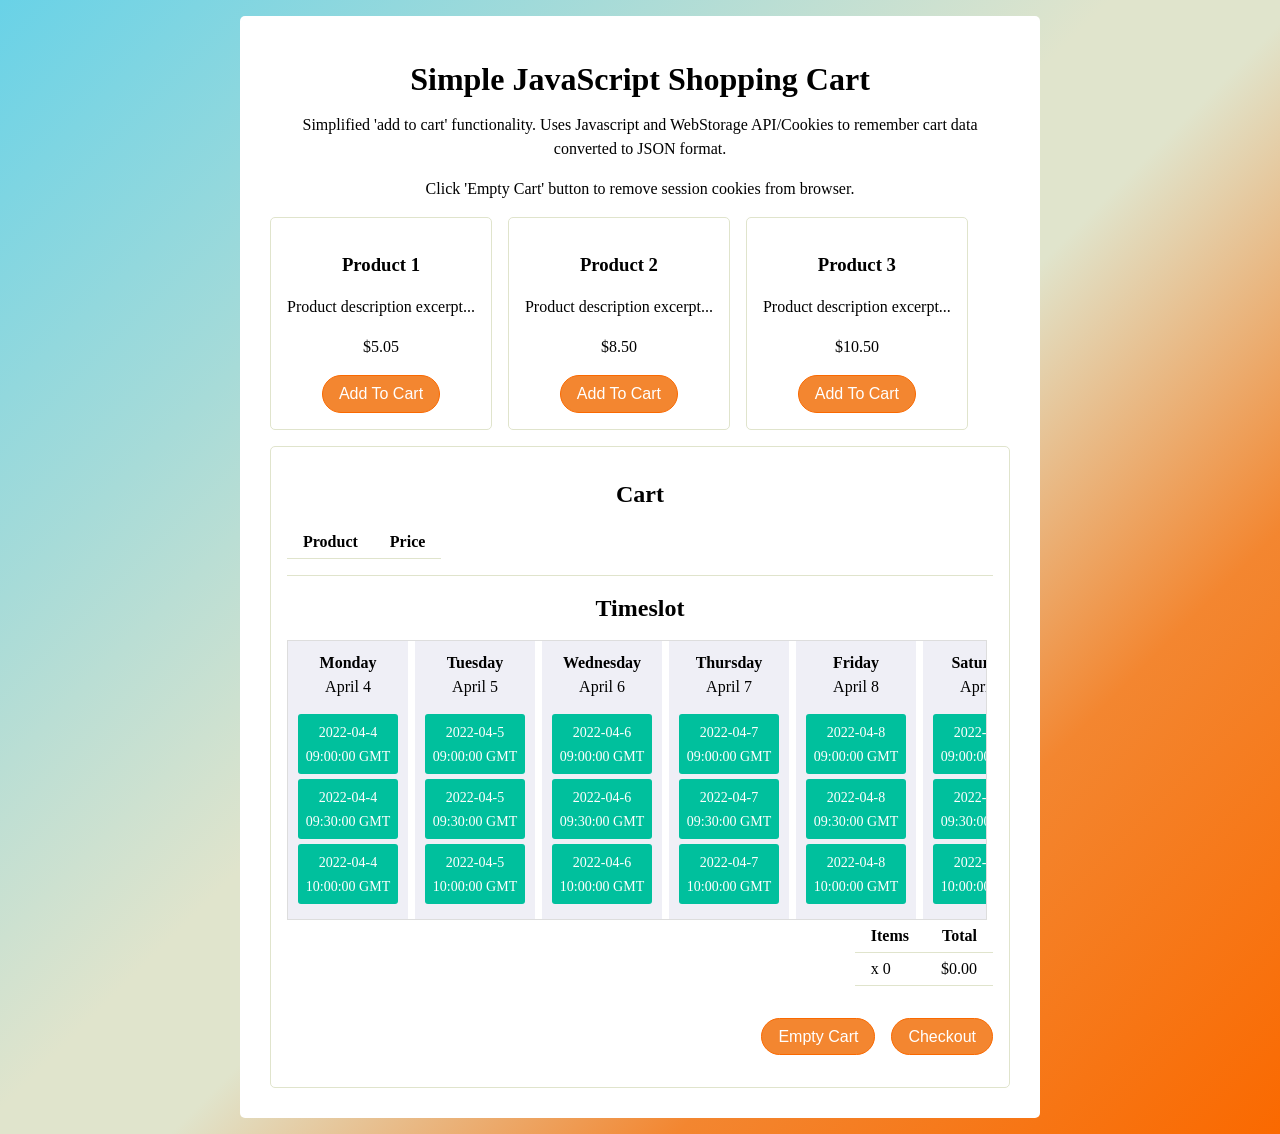
<file: shoppingcart.html>
<!DOCTYPE html>
<html lang="en">
<head>
    <meta charset="UTF-8">
    <meta http-equiv="X-UA-Compatible" content="IE=edge">
    <meta name="viewport" content="width=device-width, initial-scale=1.0">
    <script data-require="jquery@*" data-semver="3.1.1" src="https://ajax.googleapis.com/ajax/libs/jquery/3.1.1/jquery.min.js"></script>
    <title>Document</title>



    <style>
         @import url('https://fonts.googleapis.com/css?family=Quicksand:400,700');
*, ::before, ::after { box-sizing: border-box; }
body{
  font-family:'Quicksand', sans-serif;
  text-align:center;
  line-height:1.5em;
/*   background:#E0E4CC; */
 background: #69d2e7;
background: -moz-linear-gradient(-45deg, #69d2e7 0%, #a7dbd8 25%, #e0e4cc 46%, #e0e4cc 54%, #f38630 75%, #fa6900 100%);
background: -webkit-linear-gradient(-45deg, #69d2e7 0%,#a7dbd8 25%,#e0e4cc 46%,#e0e4cc 54%,#f38630 75%,#fa6900 100%);
background: linear-gradient(135deg, #69d2e7 0%,#a7dbd8 25%,#e0e4cc 46%,#e0e4cc 54%,#f38630 75%,#fa6900 100%);
filter: progid:DXImageTransform.Microsoft.gradient( startColorstr='#69d2e7', endColorstr='#fa6900',GradientType=1 );
}
hr {
  border:none;
  background:#E0E4CC;
  height:1px;
/*   width:60%;
  display:block;
  margin-left:0; */
}
.container {
  max-width: 800px; 
  margin: 1em auto; 
  background:#FFF; 
  padding:30px;
  border-radius:5px;
}
.productcont {
  display: flex; 
}
.product {
  padding:1em; 
  border:1px solid #E0E4CC; 
  margin-right:1em; 
  border-radius:5px;
}
.cart-container {
  border:1px solid #E0E4CC;
  border-radius:5px;
  margin-top:1em;
  padding:1em;
}
button, input[type="submit"] { 
    border:1px solid #FA6900; 
    color:#fff; 
    background: #F38630; 
    padding:0.6em 1em;
    font-size:1em; 
    line-height:1; 
    border-radius: 1.2em;
    transition: color 0.2s ease-in-out, background 0.2s ease-in-out, border-color 0.2s ease-in-out;
}
button:hover, button:focus, button:active, input[type="submit"]:hover, input[type="submit"]:focus, input[type="submit"]:active {
    background: #A7DBD8;
    border-color:#69D2E7;
    color:#000;
    cursor: pointer;
}
table {
  margin-bottom:1em;
  border-collapse:collapse;
}
table td, table th {
  text-align:left;
  padding:0.25em 1em;
  border-bottom:1px solid #E0E4CC;
}
#carttotals {
  margin-right:0;
  margin-left:auto;
}
.cart-buttons {
  width:auto;
  margin-right:0;
  margin-left:auto;
  display:flex;
  justify-content:flex-end;
  padding:1em 0;
}
#emptycart {
  margin-right:1em;
}
table td:nth-last-child(1) {
  text-align:right;
}
.message {
  border-width: 1px 0px;
  border-style:solid;
  border-color:#A7DBD8;
  color:#679996;
  padding:0.5em 0;
  margin:1em 0;
}




body {
  font-family: 'Roboto';
}

.days {
  width: 1000px;
}

.day {
  width: 120px;
  height: 280px;
  background-color: #efeff6;
  padding:10px;
  float:left;
  margin-right:7px;
  margin-bottom:5px;
}

.datelabel {
  margin-bottom: 15px;
}

.timeslot {
  background-color: #00c09d;
  width: auto;
  height: 60px;
  color: white;
  padding:7px;
  margin-top: 5px;
  font-size: 14px;
  border-radius: 3px;
  vertical-align: center;
  text-align:center;
}

.timeslot:hover { 
  background-color: #2CA893;
  cursor: pointer;
}



    </style>
</head>
<body>
    


<div class="container"> 
    <h1>Simple JavaScript Shopping Cart</h1>
    <p>Simplified 'add to cart' functionality. Uses Javascript
    and WebStorage API/Cookies to remember cart data converted to JSON format.</p>
    <p>Click 'Empty Cart' button to remove session cookies from browser.</p>
    <div id="alerts"></div>
 <div class="productcont">
         <div class="product">
             <h3 class="productname">Product 1</h3>
             <p>Product description excerpt...</p>
             <p class="price">$5.05</p>
             <button class="addtocart">Add To Cart</button>
         </div>
         <div class="product">
             <h3 class="productname">Product 2</h3>
             <p>Product description excerpt...</p>
             <p class="price">$8.50</p>
             <button class="addtocart">Add To Cart</button>
         </div>
         <div class="product">
             <h3 class="productname">Product 3</h3>
             <p>Product description excerpt...</p>
             <p class="price">$10.50</p>
             <button class="addtocart">Add To Cart</button>
         </div>
         </div>
         <div class="cart-container">
           <h2>Cart</h2>
           <table>
             <thead>
               <tr>
               <th><strong>Product</strong></th>
               <th><strong>Price</strong></th>
             </tr>
             </thead>
             <tbody id="carttable">
             </tbody>
           </table>
           <hr>

           <h2>Timeslot</h2>
           <div style="height:280px; width: 700px;overflow:scroll;border: 1px solid #ddd;">
            <div class="days">
            <div class="day">
              <div class="datelabel"><strong>Monday</strong><br/>April 4</div>
              <div class="timeslot" onclick="insertTimeSlot(this)">2022-04-4 09:00:00 GMT</div>
              <div class="timeslot"onclick="insertTimeSlot(this)">2022-04-4 09:30:00 GMT</div>
              <div class="timeslot"onclick="insertTimeSlot(this)">2022-04-4 10:00:00 GMT</div>
            </div>
            <div class="day">
              <div class="datelabel"><strong>Tuesday</strong><br/>April 5</div>
              <div class="timeslot" onclick="insertTimeSlot(this)">2022-04-5 09:00:00 GMT</div>
              <div class="timeslot"onclick="insertTimeSlot(this)">2022-04-5 09:30:00 GMT</div>
              <div class="timeslot"onclick="insertTimeSlot(this)">2022-04-5 10:00:00 GMT</div>
            </div>
            <div class="day">
              <div class="datelabel"><strong>Wednesday</strong><br/>April 6</div>
              <div class="timeslot" onclick="insertTimeSlot(this)">2022-04-6 09:00:00 GMT</div>
              <div class="timeslot"onclick="insertTimeSlot(this)">2022-04-6 09:30:00 GMT</div>
              <div class="timeslot"onclick="insertTimeSlot(this)">2022-04-6 10:00:00 GMT</div>
            </div>
            <div class="day">
              <div class="datelabel"><strong>Thursday</strong><br/>April 7</div>
              <div class="timeslot" onclick="insertTimeSlot(this)">2022-04-7 09:00:00 GMT</div>
              <div class="timeslot"onclick="insertTimeSlot(this)">2022-04-7 09:30:00 GMT</div>
              <div class="timeslot"onclick="insertTimeSlot(this)">2022-04-7 10:00:00 GMT</div>
            </div>
            <div class="day">
              <div class="datelabel"><strong>Friday</strong><br/>April 8</div>
              <div class="timeslot" onclick="insertTimeSlot(this)">2022-04-8 09:00:00 GMT</div>
              <div class="timeslot"onclick="insertTimeSlot(this)">2022-04-8 09:30:00 GMT</div>
              <div class="timeslot"onclick="insertTimeSlot(this)">2022-04-8 10:00:00 GMT</div>
            </div>
            <div class="day">
              <div class="datelabel"><strong>Saturday</strong><br/>April 9</div>
              <div class="timeslot" onclick="insertTimeSlot(this)">2022-04-9 09:00:00 GMT</div>
              <div class="timeslot"onclick="insertTimeSlot(this)">2022-04-9 09:30:00 GMT</div>
              <div class="timeslot"onclick="insertTimeSlot(this)">2022-04-9 10:00:00 GMT</div>
            </div>  
            <div class="day">
              <div class="datelabel"><strong>Sunday</strong><br/>April 10</div>
              <div class="timeslot" onclick="insertTimeSlot(this)">2022-04-10 09:00:00 GMT</div>
              <div class="timeslot"onclick="insertTimeSlot(this)">2022-04-10 09:30:00 GMT</div>
              <div class="timeslot"onclick="insertTimeSlot(this)">2022-04-10 10:00:00 GMT</div>
            </div>
            </div>
          </div>




           <table id="carttotals">
             <tr>
               <td><strong>Items</strong></td>
               <td><strong>Total</strong></td>
             </tr>
             <tr>
               <td>x <span id="itemsquantity">0</span></td>
              
               <td>$<span id="total">0</span></td>
             </tr></table>
 
             
           <div class="cart-buttons">  
             <button id="emptycart">Empty Cart</button>
             <button id="checkout">Checkout</button>
           </div>
         </div>
 </div>



 <script>


function getTimeSlot(){



fetch('http://10.124.4.1:5003/schedule', {
method: "GET",
//body: JSON.stringify(_data),
headers: {"Content-type": "application/json; charset=UTF-8"}
})
.then(response => response.json()) 
// .then(json => console.log(json))
.then(data => {
    console.log(data); // JSON data parsed by `data.json()` call
    for( e in data.data.schedule) {
      
      //alert(Date.parse(data.data.schedule[i].timeslot))

    var time = document.getElementsByClassName("timeslot");
    for (var i = 0; i < time.length; i++) {  
      console.log(Date.parse(time[i].innerText))
      console.log(Date.parse(data.data.schedule[e].timeslot))
      if (Date.parse(data.data.schedule[e].timeslot) === Date.parse(time[i].innerText)){
        time[i].style.backgroundColor = 'tomato';
        time[i].onclick = '';

      }
}
}
  })
.catch(err => console.log(err));
}
getTimeSlot()


function insertTimeSlot(data){
  data.style.backgroundColor = 'orange';
  data = data.innerText
  
  let _data = {
   "Schedule_ID": 'S02' ,
   "collection_date": data,
   "timeslot": data,
   "Customer_ID": "01",
   "Phone": 85115048
}

fetch('http://10.124.4.1:5003/schedule', {
  method: "POST",
  body: JSON.stringify(_data),
  headers: {"Content-type": "application/json; charset=UTF-8"}
})
.then(response => response.json()) 
.then(json => console.log(json))
.catch(err => console.log(err));

  
}

// $(document).ready(function() {
//   // Fetch our events
//   $.ajax({
//       url: "http://localhost:5002/inventory/I01",
//     method: "GET"

     
    
//   }).done(function(response) {
//     // Parse our events into an event object for FullCalendar
//     console.log(response)
//   });
// });



// $(document).ready(function() {
//   // Fetch our events
//   $.ajax({
//     url: "http://127.0.0.1:5000/inventory/I01",
//     method: "PUT",
//     datatype: "json",
//     contentType: 'application/json',
//     crossDomain: true,
//     data: {   
//      "Quantity": 23
//     }
     
    
//   }).done(function(response) {
//     // Parse our events into an event object for FullCalendar
//     console.log(response)
//   });
// });




// $(document).ready(function() {
//   // Fetch our events
//   $.ajax({
    
//     url: "http://127.0.0.1:5000/place_order",
//     method: "POST",
//     datatype: "json",
//     contentType: 'application/json',
//     //crossDomain: true,
//     data: {
//    "customer_id": "yikiat",
//    "cart_item": [{
//       "Items_ID": "I01",
//       "quantity": 1
//    },
//    {
//       "Items_ID": "I02",
//       "quantity": 1
//    }]
// }
     
    
//   }).done(function(response) {
//     // Parse our events into an event object for FullCalendar
//     console.log(response)
//   });
// });



let _data = {
   "customer_id": "yikiat",
   "cart_item": [{
      "Items_ID": "I01",
      "quantity": 1
   },
   {
      "Items_ID": "I02",
      "quantity": 1
   }]
}

fetch('http://127.0.0.1:5000/place_order', {
  method: "POST",
  body: JSON.stringify(_data),
  headers: {"Content-type": "application/json; charset=UTF-8"}
})
.then(response => response.json()) 
.then(json => console.log(json))
.catch(err => console.log(err));





//fetch





     /* get cart total from session on load */
updateCartTotal();

/* button event listeners */
document.getElementById("emptycart").addEventListener("click", emptyCart);
var btns = document.getElementsByClassName('addtocart');
for (var i = 0; i < btns.length; i++) {
    btns[i].addEventListener('click', function() {addToCart(this);});
}

/* ADD TO CART functions */

function addToCart(elem) {
    //init
    var sibs = [];
    var getprice;
    var getproductName;
    var cart = [];
     var stringCart;
    //cycles siblings for product info near the add button
    while(elem = elem.previousSibling) {
        if (elem.nodeType === 3) continue; // text node
        if(elem.className == "price"){
            getprice = elem.innerText;
        }
        if (elem.className == "productname") {
            getproductName = elem.innerText;
        }
        sibs.push(elem);
    }
    //create product object
    var product = {
        productname : getproductName,
        price : getprice
    };
    //convert product data to JSON for storage
    var stringProduct = JSON.stringify(product);
    /*send product data to session storage */
    
    if(!sessionStorage.getItem('cart')){
        //append product JSON object to cart array
        cart.push(stringProduct);
        //cart to JSON
        stringCart = JSON.stringify(cart);
        //create session storage cart item
        sessionStorage.setItem('cart', stringCart);
        addedToCart(getproductName);
        updateCartTotal();
    }
    else {
        //get existing cart data from storage and convert back into array
       cart = JSON.parse(sessionStorage.getItem('cart'));
        //append new product JSON object
        cart.push(stringProduct);
        //cart back to JSON
        stringCart = JSON.stringify(cart);
        //overwrite cart data in sessionstorage 
        sessionStorage.setItem('cart', stringCart);
        addedToCart(getproductName);
        updateCartTotal();
    }
}
/* Calculate Cart Total */
function updateCartTotal(){
    //init
    var total = 0;
    var price = 0;
    var items = 0;
    var productname = "";
    var carttable = "";
    if(sessionStorage.getItem('cart')) {
        //get cart data & parse to array
        var cart = JSON.parse(sessionStorage.getItem('cart'));
        console.log(cart)
        //get no of items in cart 
        items = cart.length;
        //loop over cart array
        for (var i = 0; i < items; i++){
            //convert each JSON product in array back into object
            var x = JSON.parse(cart[i]);
            //get property value of price
            price = parseFloat(x.price.split('$')[1]);
            productname = x.productname;
            //add price to total
            carttable += "<tr><td>" + productname + "</td><td>$" + price.toFixed(2) + "</td></tr>";
            total += price;
        }
    }
    //update total on website HTML
    document.getElementById("total").innerHTML = total.toFixed(2);
    //insert saved products to cart table
    document.getElementById("carttable").innerHTML = carttable;
    //update items in cart on website HTML
    document.getElementById("itemsquantity").innerHTML = items;
}
//user feedback on successful add
function addedToCart(pname) {
  var message = pname + " was added to the cart";
  var alerts = document.getElementById("alerts");
  alerts.innerHTML = message;
  if(!alerts.classList.contains("message")){
     alerts.classList.add("message");
  }
}
/* User Manually empty cart */
function emptyCart() {
    //remove cart session storage object & refresh cart totals
    if(sessionStorage.getItem('cart')){
        sessionStorage.removeItem('cart');
        updateCartTotal();
      //clear message and remove class style
      var alerts = document.getElementById("alerts");
      alerts.innerHTML = "";
      if(alerts.classList.contains("message")){
          alerts.classList.remove("message");
      }
    }
}
 </script>


</body>
</html>
</file>
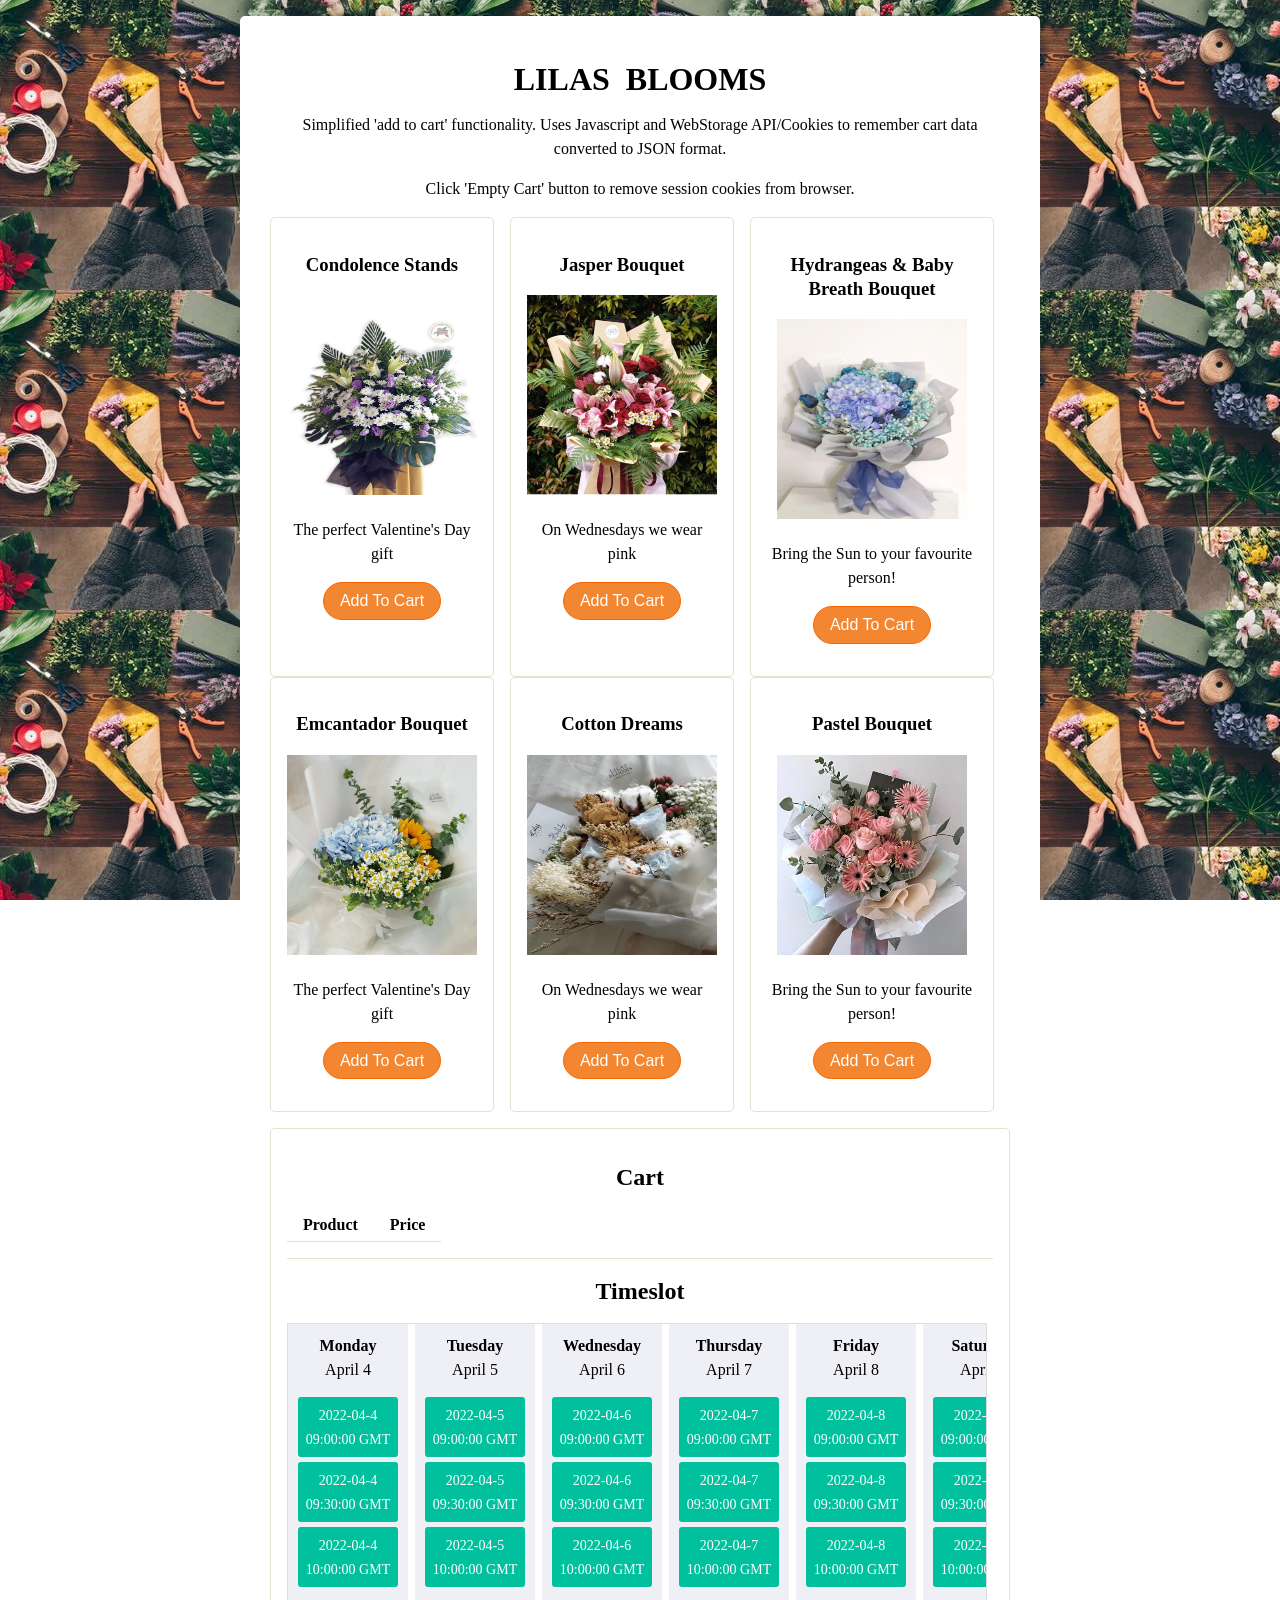
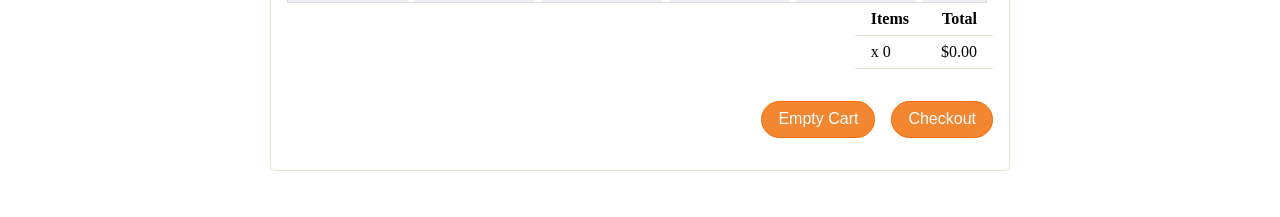
<file: ESD_Project/shoppingcart.html>
<!DOCTYPE html>
<html lang="en">
<head>
    <meta charset="UTF-8">
    <meta http-equiv="X-UA-Compatible" content="IE=edge">
    <meta name="viewport" content="width=device-width, initial-scale=1.0">
    <script data-require="jquery@*" data-semver="3.1.1" src="https://ajax.googleapis.com/ajax/libs/jquery/3.1.1/jquery.min.js"></script>
   <script src="https://cdnjs.cloudflare.com/ajax/libs/popper.js/1.12.3/umd/popper.min.js" integrity="sha384-vFJXuSJphROIrBnz7yo7oB41mKfc8JzQZiCq4NCceLEaO4IHwicKwpJf9c9IpFgh" crossorigin="anonymous"></script>
   <script src="https://code.jquery.com/jquery-3.2.1.slim.min.js" integrity="sha384-KJ3o2DKtIkvYIK3UENzmM7KCkRr/rE9/Qpg6aAZGJwFDMVNA/GpGFF93hXpG5KkN" crossorigin="anonymous"></script>

    <title>Document</title>



    <style>
         @import url('https://fonts.googleapis.com/css?family=Quicksand:400,700');
*, ::before, ::after { box-sizing: border-box; }
body{
  font-family:'Quicksand', sans-serif;
  text-align:center;
  line-height:1.5em;
  
/*   background:#E0E4CC; */
 background: #69d2e7;
background: -moz-linear-gradient(-45deg, #f37290 0%, #ee879f 25%, #eec3cd 46%, #f7abbd 54%, #f550d1 75%, #f0426a 100%);
background: -webkit-linear-gradient(-45deg, #f37290 0%,#ee879f 25%,#eec3cd 46%,#f7abbd 54%,#f550d1 75%,#f0426a 100%);
background: linear-gradient(135deg, #f37290 0%,#ee879f 25%,#eec3cd 46%,#f7abbd 54%,#f550d1 75%,#f0426a 100%);
filter: progid:DXImageTransform.Microsoft.gradient( startColorstr='#69d2e7', endColorstr='#fa6900',GradientType=1 );
background-image: url('./img/esd.jpg');
background-position: center;
background-attachment: fixed;
}
hr {
  border:none;
  background:#E0E4CC;
  height:1px;
/*   width:60%;
  display:block;
  margin-left:0; */
}
.container {
  max-width: 800px; 
  margin: 1em auto; 
  background:#FFF; 
  padding:30px;
  border-radius:5px;
}
.productcont {
  display: flex; 
}
.product {
  padding:1em; 
  border:1px solid #E0E4CC; 
  margin-right:1em; 
  border-radius:5px;
}
.cart-container {
  border:1px solid #E0E4CC;
  border-radius:5px;
  margin-top:1em;
  padding:1em;
}
button, input[type="submit"] { 
    border:1px solid #FA6900; 
    color:#fff; 
    background: #F38630; 
    padding:0.6em 1em;
    font-size:1em; 
    line-height:1; 
    border-radius: 1.2em;
    transition: color 0.2s ease-in-out, background 0.2s ease-in-out, border-color 0.2s ease-in-out;
}
button:hover, button:focus, button:active, input[type="submit"]:hover, input[type="submit"]:focus, input[type="submit"]:active {
    background: #A7DBD8;
    border-color:#69D2E7;
    color:#000;
    cursor: pointer;
}
table {
  margin-bottom:1em;
  border-collapse:collapse;
}
table td, table th {
  text-align:left;
  padding:0.25em 1em;
  border-bottom:1px solid #E0E4CC;
}
#carttotals {
  margin-right:0;
  margin-left:auto;
}
.cart-buttons {
  width:auto;
  margin-right:0;
  margin-left:auto;
  display:flex;
  justify-content:flex-end;
  padding:1em 0;
}
#emptycart {
  margin-right:1em;
}
table td:nth-last-child(1) {
  text-align:right;
}
.message {
  border-width: 1px 0px;
  border-style:solid;
  border-color:#A7DBD8;
  color:#679996;
  padding:0.5em 0;
  margin:1em 0;
}




body {
  font-family: 'Roboto';
}

.days {
  width: 1000px;
}

.day {
  width: 120px;
  height: 280px;
  background-color: #efeff6;
  padding:10px;
  float:left;
  margin-right:7px;
  margin-bottom:5px;
}

.datelabel {
  margin-bottom: 15px;
}

.timeslot {
  background-color: #00c09d;
  width: auto;
  height: 60px;
  color: white;
  padding:7px;
  margin-top: 5px;
  font-size: 14px;
  border-radius: 3px;
  vertical-align: center;
  text-align:center;
}

.timeslot:hover { 
  background-color: #2CA893;
  cursor: pointer;
}



    </style>
</head>
<body>
    


<div class="container"> 
    <h1>LILAS &nbsp;BLOOMS</h1>
    <p>Simplified 'add to cart' functionality. Uses Javascript
    and WebStorage API/Cookies to remember cart data converted to JSON format.</p>
    <p>Click 'Empty Cart' button to remove session cookies from browser.</p>
    <div id="alerts"></div>
 <div class="productcont">
         <div class="product">
             <h3 class="productname">Condolence Stands</h3>
             <img src="img/condolence.PNG" class="card-img-top" alt="..." width="190" height="200">
             <p>The perfect Valentine's Day gift</p>
             <p class="price"></p>
             <!-- <button class="addtocart" id="Willow Series">Add To Cart</button> -->
             <button class="addtocart">Add To Cart</button>
             <p class="stockcount"></p>

         </div>
         <div class="product">
             <h3 class="productname">Jasper Bouquet</h3>
             <img src="img/jasper.PNG" class="card-img-top" alt="..." width="190" height="200">
             <p>On Wednesdays we wear pink</p>
             <p class="price"></p>
             <button class="addtocart">Add To Cart</button>
             <p class="stockcount"></p>

         </div>
         <div class="product">
             <h3 class="productname">Hydrangeas & Baby Breath Bouquet</h3>
             <img src="img/hydrangea.PNG" class="card-img-top" alt="..." width="190" height="200">
             <p>Bring the Sun to your favourite person!</p>
             <p class="price"></p>
             <button class="addtocart">Add To Cart</button>
             <p class="stockcount"></p>

         </div>
  </div>
  <div class="productcont">
    <div class="product">
        <h3 class="productname">Emcantador Bouquet</h3>
        <img src="img/encantador.PNG" class="card-img-top" alt="..." width="190" height="200">
        <p>The perfect Valentine's Day gift</p>
        <p class="price"></p>
        <!-- <button class="addtocart" id="Willow Series">Add To Cart</button> -->
        <button class="addtocart">Add To Cart</button>
        <p class="stockcount"></p>

    </div>
    <div class="product">
        <h3 class="productname">Cotton Dreams</h3>
        <img src="img/cotton.PNG" class="card-img-top" alt="..." width="190" height="200">
        <p>On Wednesdays we wear pink</p>
        <p class="price"></p>
        <button class="addtocart">Add To Cart</button>
        <p class="stockcount"></p>

    </div>
    <div class="product">
        <h3 class="productname">Pastel Bouquet</h3>
        <img src="img/pink.PNG" class="card-img-top" alt="..." width="190" height="200">
        <p>Bring the Sun to your favourite person!</p>
        <p class="price"></p>
        <button class="addtocart">Add To Cart</button>
        <p class="stockcount"></p>

    </div>
</div>

         <div class="cart-container">
           <h2>Cart</h2>
           <table>
             <thead>
               <tr>
               <th><strong>Product</strong></th>
               <th><strong>Price</strong></th>
             </tr>
             </thead>
             <tbody id="carttable">
             </tbody>
           </table>
           <hr>

           <h2>Timeslot</h2>
           <div style="height:280px; width: 700px;overflow:scroll;border: 1px solid #ddd;">
            <div class="days">
            <div class="day">
              <div class="datelabel"><strong>Monday</strong><br/>April 4</div>
              <div class="timeslot" onclick="insertTimeSlot(this)">2022-04-4 09:00:00 GMT</div>
              <div class="timeslot"onclick="insertTimeSlot(this)">2022-04-4 09:30:00 GMT</div>
              <div class="timeslot"onclick="insertTimeSlot(this)">2022-04-4 10:00:00 GMT</div>
            </div>
            <div class="day">
              <div class="datelabel"><strong>Tuesday</strong><br/>April 5</div>
              <div class="timeslot" onclick="insertTimeSlot(this)">2022-04-5 09:00:00 GMT</div>
              <div class="timeslot"onclick="insertTimeSlot(this)">2022-04-5 09:30:00 GMT</div>
              <div class="timeslot"onclick="insertTimeSlot(this)">2022-04-5 10:00:00 GMT</div>
            </div>
            <div class="day">
              <div class="datelabel"><strong>Wednesday</strong><br/>April 6</div>
              <div class="timeslot" onclick="insertTimeSlot(this)">2022-04-6 09:00:00 GMT</div>
              <div class="timeslot"onclick="insertTimeSlot(this)">2022-04-6 09:30:00 GMT</div>
              <div class="timeslot"onclick="insertTimeSlot(this)">2022-04-6 10:00:00 GMT</div>
            </div>
            <div class="day">
              <div class="datelabel"><strong>Thursday</strong><br/>April 7</div>
              <div class="timeslot" onclick="insertTimeSlot(this)">2022-04-7 09:00:00 GMT</div>
              <div class="timeslot"onclick="insertTimeSlot(this)">2022-04-7 09:30:00 GMT</div>
              <div class="timeslot"onclick="insertTimeSlot(this)">2022-04-7 10:00:00 GMT</div>
            </div>
            <div class="day">
              <div class="datelabel"><strong>Friday</strong><br/>April 8</div>
              <div class="timeslot" onclick="insertTimeSlot(this)">2022-04-8 09:00:00 GMT</div>
              <div class="timeslot"onclick="insertTimeSlot(this)">2022-04-8 09:30:00 GMT</div>
              <div class="timeslot"onclick="insertTimeSlot(this)">2022-04-8 10:00:00 GMT</div>
            </div>
            <div class="day">
              <div class="datelabel"><strong>Saturday</strong><br/>April 9</div>
              <div class="timeslot" onclick="insertTimeSlot(this)">2022-04-9 09:00:00 GMT</div>
              <div class="timeslot"onclick="insertTimeSlot(this)">2022-04-9 09:30:00 GMT</div>
              <div class="timeslot"onclick="insertTimeSlot(this)">2022-04-9 10:00:00 GMT</div>
            </div>  
            <div class="day">
              <div class="datelabel"><strong>Sunday</strong><br/>April 10</div>
              <div class="timeslot" onclick="insertTimeSlot(this)">2022-04-10 09:00:00 GMT</div>
              <div class="timeslot"onclick="insertTimeSlot(this)">2022-04-10 09:30:00 GMT</div>
              <div class="timeslot"onclick="insertTimeSlot(this)">2022-04-10 10:00:00 GMT</div>
            </div>
            </div>
          </div>




           <table id="carttotals">
             <tr>
               <td><strong>Items</strong></td>
               <td><strong>Total</strong></td>
             </tr>
             <tr>
               <td>x <span id="itemsquantity">0</span></td>
              
               <td>$<span id="total">0</span></td>
             </tr></table>
 
             
           <div class="cart-buttons">  
             <button id="emptycart">Empty Cart</button>
             <button id="checkout">Checkout</button>
           </div>
         </div>
 </div>

 <script src="https://js.stripe.com/v3/"></script>

 <script>
fetch('http://127.0.0.1:5002/inventory', {
  method: "get",
 // body: JSON.stringify(_data),
  headers: {"Content-type": "application/json; charset=UTF-8"}
})
.then(response => response.json()) 
.then(response => {
  inventorydata = response.data.inventory
  console.log(inventorydata)
  stocklistings = document.getElementsByClassName('stockcount')
  console.log(stocklistings)
  for (let i=0; i<stocklistings.length; i++){
    stock = inventorydata[i]['Quantity']
    // if(stock == 0){
      
    //   console.log(addToCart)
    //   addtocart[i].disabled = true
    // }
    stocklistings[i].innerText = 'Stock: ' + stock
  }

}

)
.catch(err => console.log(err));

fetch('http://127.0.0.1:5005/payment', {
    method: "GET",  
    //body: JSON.stringify(_data),
    headers: {"Content-type": "application/json; charset=UTF-8"}
  })
    .then(response => response.json())
    .then(response => {
        console.log(response.data)
        data = response.data.products.data
        pricelistings = document.getElementsByClassName('price')
        console.log(pricelistings)
        for (let i=0; i<pricelistings.length; i++){
          productid = data[i]['id']
          console.log(productid)
          price = data[i]['unit_amount'] / 100
          price = price.toFixed(2)
          console.log(price)
          pricelistings[i].innerText = '$' + price
        }
    })
    .then(json => console.log(json))
    .catch(err => console.log(err));

var buybutton = document.getElementById('checkout')
buybutton.addEventListener('click',stripepay)




function stripepay(i){
  alert("yes")
  customer_id = localStorage.getItem('customer_id')
  fetch('http://127.0.0.1:5010/customer', {
method: "GET",
//body: JSON.stringify(_data),
headers: {"Content-type": "application/json; charset=UTF-8"}
})
.then(response => response.json()) 
// .then(json => console.log(json))
.then(response => {
    console.log(data); // JSON data parsed by `data.json()` call
    customers = response.data.customers
    customer_email = ""
    for (customer of customers){
      if (customer['customer_id'] == customer_id){
        customer_email = customer['email']
      }
    }
    alert(customer_email)
    if(sessionStorage.getItem('cart')) {
        //get cart data & parse to array
        var cart = JSON.parse(sessionStorage.getItem('cart'));}
    console.log(cart)
    products = {}
    
    
    output = {}
    // output['timeslot'] = timeconfirmed
    output = {
      "customer_id" : customer_id,
      "cart_item":[],
      "schedule":[{
        "timeslot": timeconfirmed,
        "Customer_ID": customer_id,
        "Email": customer_email
      }]
    }
    products = {}
    for (productadded of cart){
      productadded = JSON.parse(productadded)
      if(productadded.productname in products){
        products[productadded.productname]+= 1
      }
      else{
        products[productadded.productname] = 1
      }
    }
    console.log(products)
    pay(products)
    for (prod in products){
      item = {}
      item['Item_Name'] = prod
      item['quantity'] = products[prod]
      for(itemname of inventorydata){
        if (prod == itemname['Item_Name']){
          item['Item_Id'] = itemname['Item_Id']
        }
      }
      output['cart_item'].push(item)
    }
    console.log(output)

    output = JSON.stringify(output)
    localStorage.setItem("order_details", output)
  })
.catch(err => console.log(err));
  timeslots = document.getElementsByClassName('timeslot')
  for(time of timeslots){
    // console.log(time)
    if (time.style.backgroundColor == 'rgb(0, 192, 157)'){
      timeconfirmed = time.innerText
    }
  }
  console.log(timeconfirmed)
  // fetch('http://127.0.0.1:5003/schedule', {
  // method: "POST",
  // body: JSON.stringify(_data),
  // headers: {"Content-type": "application/json; charset=UTF-8"}
  // })
  // .then(response => response.json()) 
  // .then(json => console.log(json))
  // .catch(err => console.log(err));

 
    // for (productadded of cart){
    //   productadded = JSON.parse(productadded)
    //   if(productadded.productname in products){
    //     products[productadded.productname][0]+= 1
    //   }
    //   else{
    //     products[productadded.productname] = [1]
    //   }
    // }
    // console.log(products)

    // // item_ids = 
    // // for(itemname in products){
    // //   if (itemname == )
    // // }
    // for (itemname in products){
    //   // console.log(itemname)
    //   for(item of inventorydata){
    //     // console.log(item)
    //     if(itemname == item['Item_Name'] && products[itemname].length < 2){
    //       products[itemname].push(item['Item_Id'])
    //     }
    //   }
    // }
    // console.log(products)
  

   
}



function pay(products){
alert("hi")
  fetch('http://localhost:5005/stripe_pay',{
        method:"POST",
        headers:{
            'Content-Type':'application/json',
        }
        ,
        // body:JSON.stringify({
        //     'quantity':quantity,
        //     'product': product
        // })
        body:JSON.stringify(products)
    })
    .then((result) => { return result.json(); })
    .then((data) => {
        var stripe = Stripe(data.checkout_public_key);
        stripe.redirectToCheckout({
            sessionId: data.checkout_session_id
        }).then(function (result) {
        });
    })


}


function getTimeSlot(){
fetch('http://127.0.0.1:5003/schedule', {
method: "GET",
//body: JSON.stringify(_data),
headers: {"Content-type": "application/json; charset=UTF-8"}
})
.then(response => response.json()) 
// .then(json => console.log(json))
.then(data => {
    console.log(data); // JSON data parsed by `data.json()` call
    console.log(data.data.schedule)
    var time = document.getElementsByClassName("timeslot");
    // console.log(time)
    for (var i = 0; i < time.length; i++){
      for (e of data.data.schedule){
        // console.log(time[i].innerText)
        // console.log(e.timeslot)
        if (Date.parse(time[i].innerText) == Date.parse(e.timeslot)){
          // console.log(time[i])
          time[i].style.backgroundColor = 'tomato'
          time[i].style.pointerEvents = 'none'
        }
      }
    }
//     for( e in data.data.schedule) {
//       //alert(Date.parse(data.data.schedule[i].timeslot))
      
//     // var time = document.getElementsByClassName("timeslot");
//     for (var i = 0; i < time.length; i++) {  
//       // console.log(Date.parse(time[i].innerText))
//       // console.log(Date.parse(data.data.schedule[e].timeslot))
//       if (Date.parse(data.data.schedule[e].timeslot) === Date.parse(time[i].innerText)){
//         time[i].style.backgroundColor = 'tomato';
//         time[i].onclick = '';
//       }
// }
// }
  })
.catch(err => console.log(err));
}
getTimeSlot()


function insertTimeSlot(data){
  timeslots = document.getElementsByClassName('timeslot')
  for(time of timeslots){
    // console.log(time)
    if(time.style.backgroundColor != 'tomato')
    time.style.backgroundColor = '#00c09d'
  }
  data.style.backgroundColor = 'orange';
  // timing = data.innerText
  // console.log(data)
//   let _data = 
//   {
//    "customer_id": "gleena",
//    "cart_item": [{
//       "Item_Id": 1,
//       "quantity": 1
//    },
//    {
//       "Item_Id": 2,
//       "quantity": 1
//    }],
//    "schedule":[{
//       "order_id": 1,
//       "timeslot": timing,
//       "Customer_ID": "02",
//       "Email": "yi@gmail"
//    }]
// }

// fetch('http://127.0.0.1:5003/schedule', {
//   method: "POST",
//   body: JSON.stringify(_data),
//   headers: {"Content-type": "application/json; charset=UTF-8"}
// })
// .then(response => response.json()) 
// .then(json => console.log(json))
// .catch(err => console.log(err));
}
// $(document).ready(function() {
//   // Fetch our events
//   $.ajax({
//       url: "http://localhost:5002/inventory/I01",
//     method: "GET"

     
    
//   }).done(function(response) {
//     // Parse our events into an event object for FullCalendar
//     console.log(response)
//   });
// });



// $(document).ready(function() {
//   // Fetch our events
//   $.ajax({
//     url: "http://127.0.0.1:5000/inventory/I01",
//     method: "PUT",
//     datatype: "json",
//     contentType: 'application/json',
//     crossDomain: true,
//     data: {   
//      "Quantity": 23
//     }
     
    
//   }).done(function(response) {
//     // Parse our events into an event object for FullCalendar
//     console.log(response)
//   });
// });




// $(document).ready(function() {
//   // Fetch our events
//   $.ajax({
    
//     url: "http://127.0.0.1:5000/place_order",
//     method: "POST",
//     datatype: "json",
//     contentType: 'application/json',
//     //crossDomain: true,
//     data: {
//    "customer_id": "yikiat",
//    "cart_item": [{
//       "Items_ID": "I01",
//       "quantity": 1
//    },
//    {
//       "Items_ID": "I02",
//       "quantity": 1
//    }]
// }
     
    
//   }).done(function(response) {
//     // Parse our events into an event object for FullCalendar
//     console.log(response)
//   });
// });



let _data = {
   "customer_id": "yikiat",
   "cart_item": [{
      "Items_ID": "I01",
      "quantity": 1
   },
   {
      "Items_ID": "I02",
      "quantity": 1
   }]
}

fetch('http://127.0.0.1:5000/place_order', {
  method: "POST",
  body: JSON.stringify(_data),
  headers: {"Content-type": "application/json; charset=UTF-8"}
})
.then(response => response.json()) 
.then(json => console.log(json))
.catch(err => console.log(err));





//fetch





     /* get cart total from session on load */
updateCartTotal();

/* button event listeners */
document.getElementById("emptycart").addEventListener("click", emptyCart);
var btns = document.getElementsByClassName('addtocart');
console.log(btns)
for (var i = 0; i < btns.length; i++) {
    //   if(stock == 0){
      
    //   console.log(addToCart)
    //   addtocart[i].disabled = true
    // }
    btns[i].addEventListener('click', function() {addToCart(this);});
    
}

/* ADD TO CART functions */

function addToCart(elem) {
    //init
    var sibs = [];
    var getprice;
    var getproductName;
    var cart = [];
     var stringCart;
    //cycles siblings for product info near the add button
    while(elem = elem.previousSibling) {
        if (elem.nodeType === 3) continue; // text node
        if(elem.className == "price"){
            getprice = elem.innerText;
        }
        if (elem.className == "productname") {
            getproductName = elem.innerText;
        }
        sibs.push(elem);
    }
    //create product object
    var product = {
        productname : getproductName,
        price : getprice
    };
    //convert product data to JSON for storage
    var stringProduct = JSON.stringify(product);
    /*send product data to session storage */
    
    if(!sessionStorage.getItem('cart')){
        //append product JSON object to cart array
        cart.push(stringProduct);
        //cart to JSON
        stringCart = JSON.stringify(cart);
        //create session storage cart item
        sessionStorage.setItem('cart', stringCart);
        addedToCart(getproductName);
        updateCartTotal();
    }
    else {
        //get existing cart data from storage and convert back into array
       cart = JSON.parse(sessionStorage.getItem('cart'));
        //append new product JSON object
        cart.push(stringProduct);
        //cart back to JSON
        stringCart = JSON.stringify(cart);
        //overwrite cart data in sessionstorage 
        sessionStorage.setItem('cart', stringCart);
        addedToCart(getproductName);
        updateCartTotal();
    }
}
/* Calculate Cart Total */
function updateCartTotal(){
    //init
    var total = 0;
    var price = 0;
    var items = 0;
    var productname = "";
    var carttable = "";
    if(sessionStorage.getItem('cart')) {
        //get cart data & parse to array
        var cart = JSON.parse(sessionStorage.getItem('cart'));
        console.log(cart)
        //get no of items in cart 
        items = cart.length;
        //loop over cart array
        for (var i = 0; i < items; i++){
            //convert each JSON product in array back into object
            var x = JSON.parse(cart[i]);
            //get property value of price
            price = parseFloat(x.price.split('$')[1]);
            productname = x.productname;
            //add price to total
            carttable += "<tr><td>" + productname + "</td><td>$" + price.toFixed(2) + "</td></tr>";
            total += price;
        }
    }
    //update total on website HTML
    document.getElementById("total").innerHTML = total.toFixed(2);
    //insert saved products to cart table
    document.getElementById("carttable").innerHTML = carttable;
    //update items in cart on website HTML
    document.getElementById("itemsquantity").innerHTML = items;
}
//user feedback on successful add
function addedToCart(pname) {
  var message = pname + " was added to the cart";
  var alerts = document.getElementById("alerts");
  alerts.innerHTML = message;
  if(!alerts.classList.contains("message")){
     alerts.classList.add("message");
  }
}
/* User Manually empty cart */
function emptyCart() {
    //remove cart session storage object & refresh cart totals
    if(sessionStorage.getItem('cart')){
        sessionStorage.removeItem('cart');
        updateCartTotal();
      //clear message and remove class style
      var alerts = document.getElementById("alerts");
      alerts.innerHTML = "";
      if(alerts.classList.contains("message")){
          alerts.classList.remove("message");
      }
    }
}
 </script>


</body>
</html>
</file>
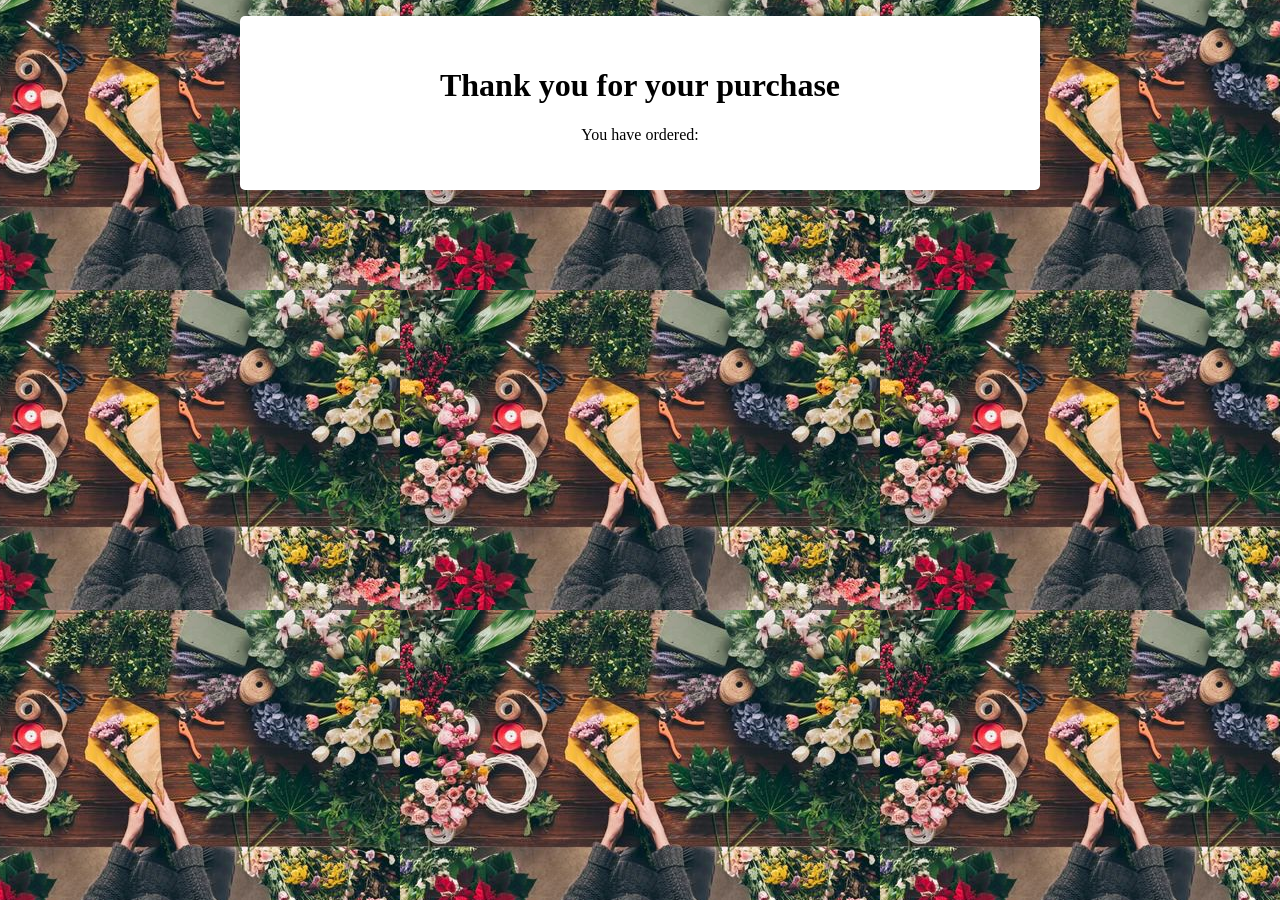
<file: ESD_Project/thanks.html>
<!DOCTYPE html>
<html lang="en">
<head>
    <meta charset="UTF-8">
    <meta http-equiv="X-UA-Compatible" content="IE=edge">
    <meta name="viewport" content="width=device-width, initial-scale=1.0">
    <script data-require="jquery@*" data-semver="3.1.1" src="https://ajax.googleapis.com/ajax/libs/jquery/3.1.1/jquery.min.js"></script>
   <script src="https://cdnjs.cloudflare.com/ajax/libs/popper.js/1.12.3/umd/popper.min.js" integrity="sha384-vFJXuSJphROIrBnz7yo7oB41mKfc8JzQZiCq4NCceLEaO4IHwicKwpJf9c9IpFgh" crossorigin="anonymous"></script>
   <script src="https://code.jquery.com/jquery-3.2.1.slim.min.js" integrity="sha384-KJ3o2DKtIkvYIK3UENzmM7KCkRr/rE9/Qpg6aAZGJwFDMVNA/GpGFF93hXpG5KkN" crossorigin="anonymous"></script>

    <title>Document</title>



    <style>
         @import url('https://fonts.googleapis.com/css?family=Quicksand:400,700');
*, ::before, ::after { box-sizing: border-box; }
/* body{
  font-family:'Quicksand', sans-serif;
  text-align:center;
  line-height:1.5em;
} */
hr {
  border:none;
  background:#E0E4CC;
  height:1px;
/*   width:60%;
  display:block;
  margin-left:0; */
}
.container {
  max-width: 800px; 
  margin: 1em auto; 
  background:#FFF; 
  padding:30px;
  border-radius:5px;
}
.productcont {
  display: flex; 
}
.product {
  padding:1em; 
  border:1px solid #E0E4CC; 
  margin-right:1em; 
  border-radius:5px;
}



body{
            font-family: 'Roboto';
            background-image: url('img/esd.jpg');
            background-position: center;
            background-attachment: fixed;
            text-align:center;

        }



    </style>
</head>
<body>
    


<div class="container"> 
    <h1>Thank you for your purchase</h1>
    <p>You have ordered:</p>
    <!-- <p>Click 'Empty Cart' button to remove session cookies from browser.</p> -->
    <div id="alerts"></div>
 <div class="productcont">
         </div>


         <script>


      fetch('http://127.0.0.1:5001/order', {
        method: "get",
      // body: JSON.stringify(_data),
        headers: {"Content-type": "application/json; charset=UTF-8"}
      })
      .then(response => response.json()) 
      .then(response => {
        Order_id_data = response.data.orders
        Order_id = Order_id_data.length 
        localStorage.setItem("mytime", Order_id);
        data = localStorage.getItem('order_details')
        console.log(data)
        newdata = JSON.parse(data)
        // data.put("order_id",Order_id );
        newdata['schedule'][0]['order_id'] =  Order_id
        console.log(newdata)
           
        fetch('http://127.0.0.1:5110/place_order', {
            method: "POST",  
            body: JSON.stringify(newdata),
            headers: {"Content-type": "application/json; charset=UTF-8"}
          })
            .then(response => response.json())
            .then(response => {
                console.log(response.data)
            })
            // .then(json => console.log(json))
            .catch(err => console.log(err));
        
        }
      )
      .catch(err => console.log(err));


      // fetch('http://127.0.0.1:5005/getdata', {
      //     method: "GET",  
      //     //body: JSON.stringify(_data),
      //     headers: {"Content-type": "application/json; charset=UTF-8"}
      //   })
      //     .then(response => response.json())
      //     .then(response => {
      //         console.log(response.data)
      //         response.data['schedule'][0]['order_id'] = localStorage.getItem("Order_id")
      //         data = response.data
              
      
      //     })
      //     // .then(json => console.log(json))
      //     .catch(err => console.log(err));


        //   fetch('http://127.0.0.1:5005/getdata', {
        //   method: "GET",  
        //   //body: JSON.stringify(_data),
        //   headers: {"Content-type": "application/json; charset=UTF-8"}
        // })
        //   .then(response => response.json())
        //   .then(response => {
        //       console.log(response.data)
        //       response.data['schedule'][0]['order_id'] = 1
        //       data = response.data
        //       process_order(data)
      
        //   })
        //   // .then(json => console.log(json))
        //   .catch(err => console.log(err));
//       data = {
//    "customer_id": "gleena",
//    "cart_item": [{
//       "Item_Id": 1,
//       "quantity": 1
//    },
//    {
//       "Item_Id": 2,
//       "quantity": 1
//    }],
//     "schedule":[{
//       "Schedule_ID": 0,
//       "order_id": 1,
//       "timeslot": "2022-04-05 09:30:00",
//       "Customer_ID": "02",
//       "Email": "iamyikiat@gmail.com"
//    }]

// }



 


        </script>
  </body>
</html>
</file>
